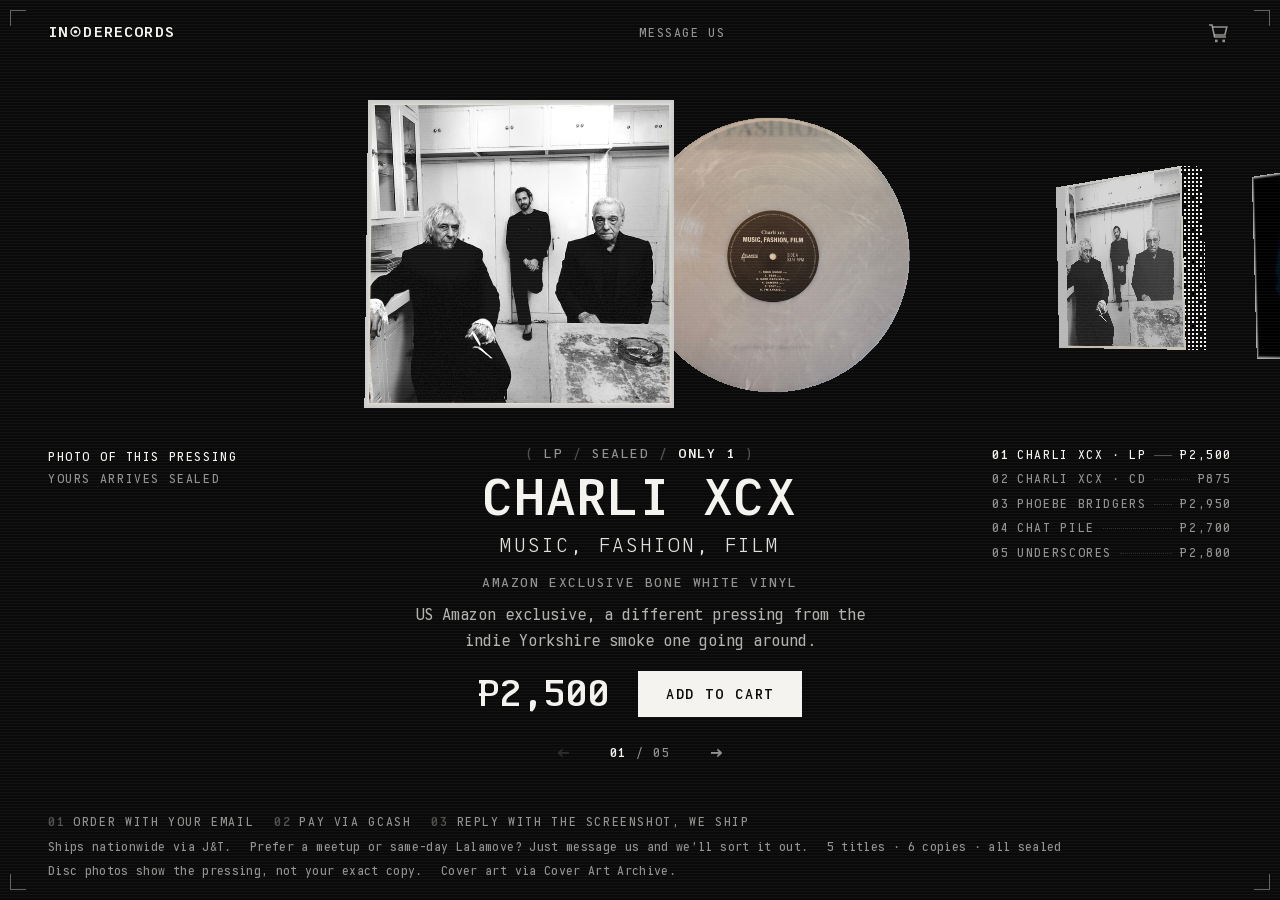
<file: index.html>
<!doctype html>
<html lang="en">
<head>
<meta charset="utf-8">
<meta name="viewport" content="width=device-width, initial-scale=1, viewport-fit=cover">
<meta name="theme-color" content="#0a0a0a">
<title>INODERECORDS · records in stock, Quezon City</title>
<meta name="description" content="6 brand new sealed records, in the Philippines now, shipping from Quezon City. Charli XCX, Phoebe Bridgers, Chat Pile, Underscores.">

<link rel="canonical" href="https://inoderecords.com/">
<meta property="og:type" content="website">
<meta property="og:site_name" content="INODERECORDS">
<meta property="og:url" content="https://inoderecords.com/">
<meta property="og:locale" content="en_PH">
<meta property="og:title" content="INODERECORDS · 6 sealed records in stock">
<meta property="og:description" content="6 brand new sealed records, in the Philippines now, shipping from Quezon City. Charli XCX, Phoebe Bridgers, Chat Pile, Underscores.">
<meta property="og:image" content="https://inoderecords.com/brand/og.png?v=983c6dc2">
<meta property="og:image:secure_url" content="https://inoderecords.com/brand/og.png?v=983c6dc2">
<meta property="og:image:type" content="image/png">
<meta property="og:image:width" content="1200">
<meta property="og:image:height" content="630">
<meta property="og:image:alt" content="The INODERECORDS mark, a dithered record">
<meta name="twitter:card" content="summary_large_image">
<meta name="twitter:title" content="INODERECORDS · 6 sealed records in stock">
<meta name="twitter:description" content="6 brand new sealed records, in the Philippines now, shipping from Quezon City. Charli XCX, Phoebe Bridgers, Chat Pile, Underscores.">
<meta name="twitter:image" content="https://inoderecords.com/brand/og.png?v=983c6dc2">

<link rel="icon" href="brand/favicon.svg" type="image/svg+xml">
<link rel="stylesheet" href="style.css?v=f234f824">
</head>
<body data-claim-url="https://dgfixbtziedvqzucxats.supabase.co" data-claim-key="sb_publishable_8c9aLOABXdfqwjv6c9bLAg_44bw0qZ2">

<div class="scan" aria-hidden="true"></div>
<div class="frame" aria-hidden="true"><i></i><i></i><i></i><i></i></div>

<header class="bar">
  <h1 class="bar__name" aria-label="INODERECORDS"><span aria-hidden="true">IN<svg class="bar__o" viewBox="0 0 10 10"><circle cx="5" cy="5" r="4.1" fill="none" stroke-width="1.2"/><circle class="bar__o-dot" cx="5" cy="5" r="1.6"/></svg>DERECORDS</span></h1>
  <a class="bar__cta" href="https://www.facebook.com/inoderecords">Message us</a>
</header>

<main class="shop">

  
  <section class="crate" data-crate aria-roledescription="record crate">

    <div class="crate__stage">
      <canvas class="crate__canvas" aria-hidden="true"></canvas>
    </div>

    <div class="crate__deck">
      
      <p class="crate__prov" aria-hidden="true"><span data-prov-a></span><span data-prov-b></span></p>

      <ol class="crate__list">
          <li class="rec" id="charli-lp" data-variant="1"
              data-title="Charli XCX · Music, Fashion, Film · Amazon Exclusive Bone White Vinyl · LP" data-price="2500" data-qty="1"
              data-artist="Charli XCX" data-album="Music, Fashion, Film" data-detail="LP · Amazon Exclusive Bone White Vinyl"
              data-prov1="PHOTO OF THIS PRESSING" data-prov2="YOURS ARRIVES SEALED"
              data-discs="art/charli-lp-disc1.png" data-open="-1" data-art="art/charli-xcx-music-fashion-film.jpg">
            <img class="rec__still" src="art/charli-xcx-music-fashion-film.jpg" alt="Charli XCX, Music, Fashion, Film" width="640" height="640" decoding="async">
            <p class="rec__idx" aria-hidden="true">01 / 05</p>
            <p class="rec__tags">
              <span class="tag">LP</span>
              <span class="tag">SEALED</span>
              <span class="tag tag--on">ONLY 1</span>
            </p>
            <h2 class="rec__artist">Charli XCX</h2>
            <p class="rec__album">Music, Fashion, Film</p>
            <p class="rec__variant">Amazon Exclusive Bone White Vinyl</p>
            <p class="rec__hook">US Amazon exclusive, a different pressing from the indie Yorkshire smoke one going around.</p>
            <div class="rec__buy">
              <span class="rec__amt">₱2,500</span>
              <details class="order">
                <summary class="btn btn--buy"
                         aria-label="Buy Charli XCX, Music, Fashion, Film">BUY</summary>
                <form class="order__form" method="POST"
                      action="https://formsubmit.co/8370b688e15b57aa52ccbeb88141ae9f">
                  <input type="hidden" name="_subject" value="Order · Charli XCX · Music, Fashion, Film · Amazon Exclusive Bone White Vinyl · LP · ₱2,500">
                  <input type="hidden" name="_template" value="table">
                  <input type="hidden" name="_next" value="https://inoderecords.com/ordered.html">
                  <input type="hidden" name="_autoresponse" value="We received your order: Charli XCX · Music, Fashion, Film · Amazon Exclusive Bone White Vinyl · LP, ₱2,500. We’ll hold your record for 24 hours while you pay. To pay, open https://inoderecords.com/ordered.html in the browser you ordered from and scan the QR with GCash, Maya or any bank app. Then send your payment screenshot to the shop email shown on that page. Your total is the record plus the delivery fee you chose. We email you the delivery details. INODERECORDS · Quezon City">
                  <input type="text" name="_honey" class="order__hp" tabindex="-1" autocomplete="off">
                  <input type="hidden" name="record" value="Charli XCX · Music, Fashion, Film · Amazon Exclusive Bone White Vinyl · LP">
                  <input type="hidden" name="price" value="₱2,500">
                  <input type="hidden" name="order" value="">
                  <label class="order__label" for="em-charli-lp">Email</label>
                  <input class="order__email" id="em-charli-lp" type="email" name="email"
                         required maxlength="254" autocomplete="email" placeholder="you@gmail.com">
                  <label class="order__label" for="nm-charli-lp">Name</label>
                  <input class="order__email" id="nm-charli-lp" type="text" name="name"
                         required maxlength="120" autocomplete="name" placeholder="Juan Dela Cruz">
                  <label class="order__label" for="ph-charli-lp">Mobile number</label>
                  <input class="order__email" id="ph-charli-lp" type="tel" name="phone"
                         required inputmode="tel" autocomplete="tel" maxlength="20"
                         pattern="(\+?63|0)?[ \-]?9[0-9]{2}[ \-]?[0-9]{3}[ \-]?[0-9]{4}"
                         title="A PH mobile number, like 0917 123 4567" placeholder="0917 123 4567">
                  <label class="order__label" for="dl-charli-lp">Delivery</label>
                  <select class="order__email" id="dl-charli-lp" name="delivery" required><option value="" disabled selected hidden>Choose one</option><option>J&amp;T · Metro Manila · ₱120</option><option>J&amp;T · Rest of Luzon · ₱170</option><option>J&amp;T · Visayas and Mindanao · ₱200</option></select>
                  <p class="order__fine">Prefer a meetup or same-day Lalamove? Just <a href="https://www.facebook.com/inoderecords">message us</a> and we’ll sort it out.</p>
                  <label class="order__label" for="ad-charli-lp">Delivery address</label>
                  <textarea class="order__email order__area" id="ad-charli-lp" name="address"
                            required maxlength="500" autocomplete="street-address" rows="3"
                            placeholder="Street, barangay, city"></textarea>
                  <button class="btn btn--buy order__send" type="submit">Place order</button>
                  <p class="order__fine">We’ll hold your record for 24 hours while you pay.</p>
                </form>
              </details>
            </div>
          </li>
          <li class="rec" id="charli-cd" data-variant="4"
              data-title="Charli XCX · Music, Fashion, Film · CD" data-price="875" data-qty="2"
              data-artist="Charli XCX" data-album="Music, Fashion, Film" data-detail="CD"
              data-prov1="CD · SEALED CASE" data-prov2="DISC NOT PICTURED"
               data-art="art/charli-xcx-music-fashion-film.jpg">
            <img class="rec__still" src="art/charli-xcx-music-fashion-film.jpg" alt="Charli XCX, Music, Fashion, Film" width="640" height="640" decoding="async">
            <p class="rec__idx" aria-hidden="true">02 / 05</p>
            <p class="rec__tags">
              <span class="tag">CD</span>
              <span class="tag">SEALED</span>
              <span class="tag tag--on">2 AVAILABLE</span>
            </p>
            <h2 class="rec__artist">Charli XCX</h2>
            <p class="rec__album">Music, Fashion, Film</p>
            
            
            <div class="rec__buy">
              <span class="rec__amt">₱875</span><span class="rec__each">each</span>
              <details class="order">
                <summary class="btn btn--buy"
                         aria-label="Buy Charli XCX, Music, Fashion, Film">BUY</summary>
                <form class="order__form" method="POST"
                      action="https://formsubmit.co/8370b688e15b57aa52ccbeb88141ae9f">
                  <input type="hidden" name="_subject" value="Order · Charli XCX · Music, Fashion, Film · CD · ₱875">
                  <input type="hidden" name="_template" value="table">
                  <input type="hidden" name="_next" value="https://inoderecords.com/ordered.html">
                  <input type="hidden" name="_autoresponse" value="We received your order: Charli XCX · Music, Fashion, Film · CD, ₱875. We’ll hold your record for 24 hours while you pay. To pay, open https://inoderecords.com/ordered.html in the browser you ordered from and scan the QR with GCash, Maya or any bank app. Then send your payment screenshot to the shop email shown on that page. Your total is the record plus the delivery fee you chose. We email you the delivery details. INODERECORDS · Quezon City">
                  <input type="text" name="_honey" class="order__hp" tabindex="-1" autocomplete="off">
                  <input type="hidden" name="record" value="Charli XCX · Music, Fashion, Film · CD">
                  <input type="hidden" name="price" value="₱875">
                  <input type="hidden" name="order" value="">
                  <label class="order__label" for="em-charli-cd">Email</label>
                  <input class="order__email" id="em-charli-cd" type="email" name="email"
                         required maxlength="254" autocomplete="email" placeholder="you@gmail.com">
                  <label class="order__label" for="nm-charli-cd">Name</label>
                  <input class="order__email" id="nm-charli-cd" type="text" name="name"
                         required maxlength="120" autocomplete="name" placeholder="Juan Dela Cruz">
                  <label class="order__label" for="ph-charli-cd">Mobile number</label>
                  <input class="order__email" id="ph-charli-cd" type="tel" name="phone"
                         required inputmode="tel" autocomplete="tel" maxlength="20"
                         pattern="(\+?63|0)?[ \-]?9[0-9]{2}[ \-]?[0-9]{3}[ \-]?[0-9]{4}"
                         title="A PH mobile number, like 0917 123 4567" placeholder="0917 123 4567">
                  <label class="order__label" for="dl-charli-cd">Delivery</label>
                  <select class="order__email" id="dl-charli-cd" name="delivery" required><option value="" disabled selected hidden>Choose one</option><option>J&amp;T · Metro Manila · ₱120</option><option>J&amp;T · Rest of Luzon · ₱170</option><option>J&amp;T · Visayas and Mindanao · ₱200</option></select>
                  <p class="order__fine">Prefer a meetup or same-day Lalamove? Just <a href="https://www.facebook.com/inoderecords">message us</a> and we’ll sort it out.</p>
                  <label class="order__label" for="ad-charli-cd">Delivery address</label>
                  <textarea class="order__email order__area" id="ad-charli-cd" name="address"
                            required maxlength="500" autocomplete="street-address" rows="3"
                            placeholder="Street, barangay, city"></textarea>
                  <button class="btn btn--buy order__send" type="submit">Place order</button>
                  <p class="order__fine">We’ll hold your record for 24 hours while you pay.</p>
                </form>
              </details>
            </div>
          </li>
          <li class="rec" id="phoebe" data-variant="2"
              data-title="Phoebe Bridgers · Lost Weekend · Rogue Planet Green Glow-in-the-Dark Splatter · 2LP" data-price="2950" data-qty="1"
              data-artist="Phoebe Bridgers" data-album="Lost Weekend" data-detail="2LP · Rogue Planet Green Glow-in-the-Dark Splatter"
              data-prov1="PHOTO OF THIS PRESSING" data-prov2="YOURS ARRIVES SEALED"
              data-discs="art/phoebe-disc1.png" data-open="-1" data-art="art/phoebe-bridgers-lost-weekend.jpg">
            <img class="rec__still" src="art/phoebe-bridgers-lost-weekend.jpg" alt="Phoebe Bridgers, Lost Weekend" width="640" height="640" decoding="async">
            <p class="rec__idx" aria-hidden="true">03 / 05</p>
            <p class="rec__tags">
              <span class="tag">2LP</span>
              <span class="tag">SEALED</span>
              <span class="tag tag--on">ONLY 1</span>
            </p>
            <h2 class="rec__artist">Phoebe Bridgers</h2>
            <p class="rec__album">Lost Weekend</p>
            <p class="rec__variant">Rogue Planet Green Glow-in-the-Dark Splatter</p>
            <p class="rec__hook">The Rogue Planet pressing specifically: green glow-in-the-dark splatter, embossed glow sleeve, gatefold, 20-page lyric booklet. Not the standard black, not the Zodiacal Light.</p>
            <div class="rec__buy">
              <span class="rec__amt">₱2,950</span>
              <details class="order">
                <summary class="btn btn--buy"
                         aria-label="Buy Phoebe Bridgers, Lost Weekend">BUY</summary>
                <form class="order__form" method="POST"
                      action="https://formsubmit.co/8370b688e15b57aa52ccbeb88141ae9f">
                  <input type="hidden" name="_subject" value="Order · Phoebe Bridgers · Lost Weekend · Rogue Planet Green Glow-in-the-Dark Splatter · 2LP · ₱2,950">
                  <input type="hidden" name="_template" value="table">
                  <input type="hidden" name="_next" value="https://inoderecords.com/ordered.html">
                  <input type="hidden" name="_autoresponse" value="We received your order: Phoebe Bridgers · Lost Weekend · Rogue Planet Green Glow-in-the-Dark Splatter · 2LP, ₱2,950. We’ll hold your record for 24 hours while you pay. To pay, open https://inoderecords.com/ordered.html in the browser you ordered from and scan the QR with GCash, Maya or any bank app. Then send your payment screenshot to the shop email shown on that page. Your total is the record plus the delivery fee you chose. We email you the delivery details. INODERECORDS · Quezon City">
                  <input type="text" name="_honey" class="order__hp" tabindex="-1" autocomplete="off">
                  <input type="hidden" name="record" value="Phoebe Bridgers · Lost Weekend · Rogue Planet Green Glow-in-the-Dark Splatter · 2LP">
                  <input type="hidden" name="price" value="₱2,950">
                  <input type="hidden" name="order" value="">
                  <label class="order__label" for="em-phoebe">Email</label>
                  <input class="order__email" id="em-phoebe" type="email" name="email"
                         required maxlength="254" autocomplete="email" placeholder="you@gmail.com">
                  <label class="order__label" for="nm-phoebe">Name</label>
                  <input class="order__email" id="nm-phoebe" type="text" name="name"
                         required maxlength="120" autocomplete="name" placeholder="Juan Dela Cruz">
                  <label class="order__label" for="ph-phoebe">Mobile number</label>
                  <input class="order__email" id="ph-phoebe" type="tel" name="phone"
                         required inputmode="tel" autocomplete="tel" maxlength="20"
                         pattern="(\+?63|0)?[ \-]?9[0-9]{2}[ \-]?[0-9]{3}[ \-]?[0-9]{4}"
                         title="A PH mobile number, like 0917 123 4567" placeholder="0917 123 4567">
                  <label class="order__label" for="dl-phoebe">Delivery</label>
                  <select class="order__email" id="dl-phoebe" name="delivery" required><option value="" disabled selected hidden>Choose one</option><option>J&amp;T · Metro Manila · ₱120</option><option>J&amp;T · Rest of Luzon · ₱170</option><option>J&amp;T · Visayas and Mindanao · ₱200</option></select>
                  <p class="order__fine">Prefer a meetup or same-day Lalamove? Just <a href="https://www.facebook.com/inoderecords">message us</a> and we’ll sort it out.</p>
                  <label class="order__label" for="ad-phoebe">Delivery address</label>
                  <textarea class="order__email order__area" id="ad-phoebe" name="address"
                            required maxlength="500" autocomplete="street-address" rows="3"
                            placeholder="Street, barangay, city"></textarea>
                  <button class="btn btn--buy order__send" type="submit">Place order</button>
                  <p class="order__fine">We’ll hold your record for 24 hours while you pay.</p>
                </form>
              </details>
            </div>
          </li>
          <li class="rec" id="chatpile" data-variant="0"
              data-title="Chat Pile · Who Loves the Sun · Baby Blue Vinyl · LP" data-price="2700" data-qty="1"
              data-artist="Chat Pile" data-album="Who Loves the Sun" data-detail="LP · Baby Blue Vinyl"
              data-prov1="PHOTO OF THIS PRESSING" data-prov2="YOURS ARRIVES SEALED"
              data-discs="art/chatpile-disc1.png" data-open="-1" data-art="art/chat-pile-who-loves-the-sun.jpg">
            <img class="rec__still" src="art/chat-pile-who-loves-the-sun.jpg" alt="Chat Pile, Who Loves the Sun" width="640" height="640" decoding="async">
            <p class="rec__idx" aria-hidden="true">04 / 05</p>
            <p class="rec__tags">
              <span class="tag">LP</span>
              <span class="tag">SEALED</span>
              <span class="tag tag--on">ONLY 1</span>
            </p>
            <h2 class="rec__artist">Chat Pile</h2>
            <p class="rec__album">Who Loves the Sun</p>
            <p class="rec__variant">Baby Blue Vinyl</p>
            <p class="rec__hook">New one on The Flenser, on baby blue vinyl with a fold-out poster and a double-sided insert. Not stocked locally as far as we can see.</p>
            <div class="rec__buy">
              <span class="rec__amt">₱2,700</span>
              <details class="order">
                <summary class="btn btn--buy"
                         aria-label="Buy Chat Pile, Who Loves the Sun">BUY</summary>
                <form class="order__form" method="POST"
                      action="https://formsubmit.co/8370b688e15b57aa52ccbeb88141ae9f">
                  <input type="hidden" name="_subject" value="Order · Chat Pile · Who Loves the Sun · Baby Blue Vinyl · LP · ₱2,700">
                  <input type="hidden" name="_template" value="table">
                  <input type="hidden" name="_next" value="https://inoderecords.com/ordered.html">
                  <input type="hidden" name="_autoresponse" value="We received your order: Chat Pile · Who Loves the Sun · Baby Blue Vinyl · LP, ₱2,700. We’ll hold your record for 24 hours while you pay. To pay, open https://inoderecords.com/ordered.html in the browser you ordered from and scan the QR with GCash, Maya or any bank app. Then send your payment screenshot to the shop email shown on that page. Your total is the record plus the delivery fee you chose. We email you the delivery details. INODERECORDS · Quezon City">
                  <input type="text" name="_honey" class="order__hp" tabindex="-1" autocomplete="off">
                  <input type="hidden" name="record" value="Chat Pile · Who Loves the Sun · Baby Blue Vinyl · LP">
                  <input type="hidden" name="price" value="₱2,700">
                  <input type="hidden" name="order" value="">
                  <label class="order__label" for="em-chatpile">Email</label>
                  <input class="order__email" id="em-chatpile" type="email" name="email"
                         required maxlength="254" autocomplete="email" placeholder="you@gmail.com">
                  <label class="order__label" for="nm-chatpile">Name</label>
                  <input class="order__email" id="nm-chatpile" type="text" name="name"
                         required maxlength="120" autocomplete="name" placeholder="Juan Dela Cruz">
                  <label class="order__label" for="ph-chatpile">Mobile number</label>
                  <input class="order__email" id="ph-chatpile" type="tel" name="phone"
                         required inputmode="tel" autocomplete="tel" maxlength="20"
                         pattern="(\+?63|0)?[ \-]?9[0-9]{2}[ \-]?[0-9]{3}[ \-]?[0-9]{4}"
                         title="A PH mobile number, like 0917 123 4567" placeholder="0917 123 4567">
                  <label class="order__label" for="dl-chatpile">Delivery</label>
                  <select class="order__email" id="dl-chatpile" name="delivery" required><option value="" disabled selected hidden>Choose one</option><option>J&amp;T · Metro Manila · ₱120</option><option>J&amp;T · Rest of Luzon · ₱170</option><option>J&amp;T · Visayas and Mindanao · ₱200</option></select>
                  <p class="order__fine">Prefer a meetup or same-day Lalamove? Just <a href="https://www.facebook.com/inoderecords">message us</a> and we’ll sort it out.</p>
                  <label class="order__label" for="ad-chatpile">Delivery address</label>
                  <textarea class="order__email order__area" id="ad-chatpile" name="address"
                            required maxlength="500" autocomplete="street-address" rows="3"
                            placeholder="Street, barangay, city"></textarea>
                  <button class="btn btn--buy order__send" type="submit">Place order</button>
                  <p class="order__fine">We’ll hold your record for 24 hours while you pay.</p>
                </form>
              </details>
            </div>
          </li>
          <li class="rec" id="underscores" data-variant="3"
              data-title="Underscores · U · Clear Vinyl · LP" data-price="2800" data-qty="1"
              data-artist="Underscores" data-album="U" data-detail="LP · Clear Vinyl"
              data-prov1="PHOTO OF THIS PRESSING" data-prov2="YOURS ARRIVES SEALED"
              data-discs="art/underscores-disc1.png" data-open="-1" data-art="art/underscores-u.jpg">
            <img class="rec__still" src="art/underscores-u.jpg" alt="Underscores, U" width="640" height="640" decoding="async">
            <p class="rec__idx" aria-hidden="true">05 / 05</p>
            <p class="rec__tags">
              <span class="tag">LP</span>
              <span class="tag">SEALED</span>
              <span class="tag tag--on">ONLY 1</span>
            </p>
            <h2 class="rec__artist">Underscores</h2>
            <p class="rec__album">U</p>
            <p class="rec__variant">Clear Vinyl</p>
            <p class="rec__hook">Clear vinyl pressing on Mom+Pop. Out of stock at the usual shops right now.</p>
            <div class="rec__buy">
              <span class="rec__amt">₱2,800</span>
              <details class="order">
                <summary class="btn btn--buy"
                         aria-label="Buy Underscores, U">BUY</summary>
                <form class="order__form" method="POST"
                      action="https://formsubmit.co/8370b688e15b57aa52ccbeb88141ae9f">
                  <input type="hidden" name="_subject" value="Order · Underscores · U · Clear Vinyl · LP · ₱2,800">
                  <input type="hidden" name="_template" value="table">
                  <input type="hidden" name="_next" value="https://inoderecords.com/ordered.html">
                  <input type="hidden" name="_autoresponse" value="We received your order: Underscores · U · Clear Vinyl · LP, ₱2,800. We’ll hold your record for 24 hours while you pay. To pay, open https://inoderecords.com/ordered.html in the browser you ordered from and scan the QR with GCash, Maya or any bank app. Then send your payment screenshot to the shop email shown on that page. Your total is the record plus the delivery fee you chose. We email you the delivery details. INODERECORDS · Quezon City">
                  <input type="text" name="_honey" class="order__hp" tabindex="-1" autocomplete="off">
                  <input type="hidden" name="record" value="Underscores · U · Clear Vinyl · LP">
                  <input type="hidden" name="price" value="₱2,800">
                  <input type="hidden" name="order" value="">
                  <label class="order__label" for="em-underscores">Email</label>
                  <input class="order__email" id="em-underscores" type="email" name="email"
                         required maxlength="254" autocomplete="email" placeholder="you@gmail.com">
                  <label class="order__label" for="nm-underscores">Name</label>
                  <input class="order__email" id="nm-underscores" type="text" name="name"
                         required maxlength="120" autocomplete="name" placeholder="Juan Dela Cruz">
                  <label class="order__label" for="ph-underscores">Mobile number</label>
                  <input class="order__email" id="ph-underscores" type="tel" name="phone"
                         required inputmode="tel" autocomplete="tel" maxlength="20"
                         pattern="(\+?63|0)?[ \-]?9[0-9]{2}[ \-]?[0-9]{3}[ \-]?[0-9]{4}"
                         title="A PH mobile number, like 0917 123 4567" placeholder="0917 123 4567">
                  <label class="order__label" for="dl-underscores">Delivery</label>
                  <select class="order__email" id="dl-underscores" name="delivery" required><option value="" disabled selected hidden>Choose one</option><option>J&amp;T · Metro Manila · ₱120</option><option>J&amp;T · Rest of Luzon · ₱170</option><option>J&amp;T · Visayas and Mindanao · ₱200</option></select>
                  <p class="order__fine">Prefer a meetup or same-day Lalamove? Just <a href="https://www.facebook.com/inoderecords">message us</a> and we’ll sort it out.</p>
                  <label class="order__label" for="ad-underscores">Delivery address</label>
                  <textarea class="order__email order__area" id="ad-underscores" name="address"
                            required maxlength="500" autocomplete="street-address" rows="3"
                            placeholder="Street, barangay, city"></textarea>
                  <button class="btn btn--buy order__send" type="submit">Place order</button>
                  <p class="order__fine">We’ll hold your record for 24 hours while you pay.</p>
                </form>
              </details>
            </div>
          </li>
      </ol>

      
      <nav class="crate__nav" aria-label="Records">
        <button class="crate__arrow" type="button" data-step="-1">
          <span aria-hidden="true">&#8592;</span><span class="sr">Previous record</span>
        </button>
        <ol class="crate__dots">
          <li><button type="button" data-go="0" aria-label="Charli XCX, Music, Fashion, Film, LP, ₱2,500"><i aria-hidden="true"></i><span class="crate__ix">01</span><span class="crate__who">Charli XCX · LP</span><span class="crate__lead"></span><span class="crate__px">₱2,500</span></button></li>
          <li><button type="button" data-go="1" aria-label="Charli XCX, Music, Fashion, Film, CD, ₱875"><i aria-hidden="true"></i><span class="crate__ix">02</span><span class="crate__who">Charli XCX · CD</span><span class="crate__lead"></span><span class="crate__px">₱875</span></button></li>
          <li><button type="button" data-go="2" aria-label="Phoebe Bridgers, Lost Weekend, 2LP, ₱2,950"><i aria-hidden="true"></i><span class="crate__ix">03</span><span class="crate__who">Phoebe Bridgers</span><span class="crate__lead"></span><span class="crate__px">₱2,950</span></button></li>
          <li><button type="button" data-go="3" aria-label="Chat Pile, Who Loves the Sun, LP, ₱2,700"><i aria-hidden="true"></i><span class="crate__ix">04</span><span class="crate__who">Chat Pile</span><span class="crate__lead"></span><span class="crate__px">₱2,700</span></button></li>
          <li><button type="button" data-go="4" aria-label="Underscores, U, LP, ₱2,800"><i aria-hidden="true"></i><span class="crate__ix">05</span><span class="crate__who">Underscores</span><span class="crate__lead"></span><span class="crate__px">₱2,800</span></button></li>
        </ol>
        <p class="crate__pos" aria-hidden="true"><span data-pos>01</span> / 05</p>
        <button class="crate__arrow" type="button" data-step="1">
          <span aria-hidden="true">&#8594;</span><span class="sr">Next record</span>
        </button>
      </nav>
    </div>

  </section>

</main>


<footer class="foot">
  <p class="foot__how">
    <span>Order with your email</span>
    <span>Pay via GCash</span>
    <span>Reply with the screenshot, we ship</span>
  </p>
  <p class="foot__line">
    <span>Ships nationwide via J&amp;T.</span>
    <span>Prefer a meetup or same-day Lalamove? Just message us and we’ll sort it out.</span>
    <span data-facts>5 titles · 6 copies · all sealed</span>
    <span>Disc photos show the pressing, not your exact copy.</span>
    <span>Cover art via Cover Art Archive.</span>
  </p>
</footer>

<script src="boot.js?v=8c5e18e6" defer></script>
<script src="crate.js?v=282f3827" defer></script>
<script type="application/json" id="delivery">[{"id":"jt-mm","label":"J&T · Metro Manila","dm":false,"fee":120,"note":"","next":"We’ll ship it via J&T and email you the tracking number once it’s on its way."},{"id":"jt-luzon","label":"J&T · Rest of Luzon","dm":false,"fee":170,"note":"","next":"We’ll ship it via J&T and email you the tracking number once it’s on its way."},{"id":"jt-vismin","label":"J&T · Visayas and Mindanao","dm":false,"fee":200,"note":"","next":"We’ll ship it via J&T and email you the tracking number once it’s on its way."},{"id":"meetup","label":"Meetup","dm":true,"fee":null,"note":"We can meet you at SM Megamall, SM City Grand Central or SM North EDSA. Just message us the records you’d like, and we’ll find a day and time that works for you.","next":""},{"id":"lalamove","label":"Same-day Lalamove","dm":true,"fee":null,"note":"Need it today? We can send it by Lalamove anywhere in Metro Manila. Just message us the records you’d like and your location, and we’ll take care of the booking. The Lalamove fee is shouldered by the buyer.","next":""}]</script>
<script src="fx.js?v=a2b8d761" defer></script>
<script src="order.js?v=1c58bb42" defer></script>
<script src="cart.js?v=7c601cfd" defer></script>
</body>
</html>
</file>
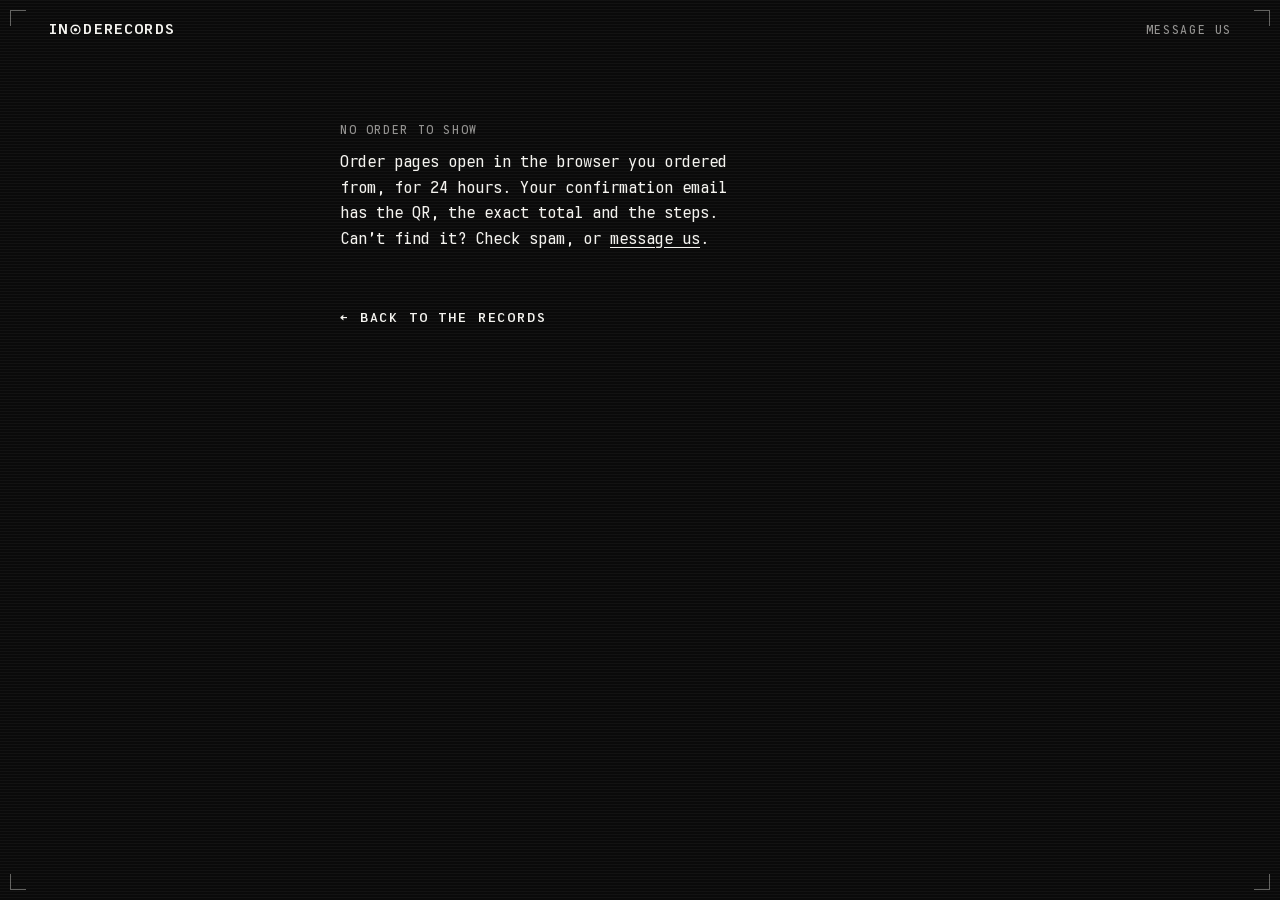
<file: ordered.html>
<!doctype html>
<html lang="en">
<head>
<meta charset="utf-8">
<meta name="viewport" content="width=device-width, initial-scale=1, viewport-fit=cover">
<meta name="theme-color" content="#0a0a0a">
<meta name="robots" content="noindex">
<title>INODERECORDS · order placed</title>
<link rel="icon" href="brand/favicon.svg" type="image/svg+xml">
<link rel="stylesheet" href="style.css?v=f234f824">
<script>try{var o=JSON.parse(localStorage.getItem('inode.order')||'null');if(o&&o.ino&&!o.seen&&Date.now()-(+o.at||0)<6e5&&!(window.matchMedia&&matchMedia('(prefers-reduced-motion: reduce)').matches))document.documentElement.classList.add('tx');}catch(e){}</script>
</head>
<body>

<div class="scan" aria-hidden="true"></div>
<div class="frame" aria-hidden="true"><i></i><i></i><i></i><i></i></div>

<header class="bar">
  <h1 class="bar__name" aria-label="INODERECORDS"><span aria-hidden="true">IN<svg class="bar__o" viewBox="0 0 10 10"><circle cx="5" cy="5" r="4.1" fill="none" stroke-width="1.2"/><circle class="bar__o-dot" cx="5" cy="5" r="1.6"/></svg>DERECORDS</span></h1>
  <a class="bar__cta" href="https://www.facebook.com/inoderecords">Message us</a>
</header>

<main class="done">

  <section data-order hidden>
    <p class="done__hud">Thank you · order placed</p>
    <p class="done__ref">Order number <span data-ino></span></p>
    <ul class="done__items" data-items></ul>
    <p class="done__payhud">Pay exactly</p>
    <p class="done__total" data-total></p>
    <p class="done__until">We’re holding your records until <span data-until></span>, Philippine time. After that, unpaid records go back on the shelf.</p>
    <div class="done__scan"><img class="done__qr" src="pay/gcash.png?v=fe02b906" alt="InstaPay QR code for INODERECORDS" width="240" height="240"></div>
    <p class="done__paynote">InstaPay QR · works with GCash, Maya and bank apps<span data-pay></span></p>
    <p class="done__phone">On your phone? Screenshot this QR, then upload it from your app’s QR scanner.</p>
    <ol class="done__steps">
      <li>Pay exactly <span data-total></span> with the QR.</li>
      <li>Screenshot the receipt.</li>
      <li>Reply to your confirmation email with the screenshot, and we’ll confirm by email. Can’t find the email? Check spam, or send it to <a class="done__mail" data-mail href="./">the shop address</a>.</li>
    </ol>
    <p class="done__ship" data-next>We’ll email you the delivery details.</p>
  </section>

  <section data-noorder hidden>
    <p class="done__hud">No order to show</p>
    <p class="done__nonetext">Order pages open in the browser you ordered from, for 24 hours. Your confirmation email has the QR, the exact total and the steps. Can’t find it? Check spam, or <a class="done__mail" href="https://www.facebook.com/inoderecords">message us</a>.</p>
  </section>

  <noscript>
    <p class="done__hud">Order placed</p>
    <p class="done__nonetext">Your confirmation email has the QR, the exact total and the steps. Reply to it with your payment screenshot&nbsp;· &#111;&#114;&#100;&#101;&#114;&#115;&#64;&#105;&#110;&#111;&#100;&#101;&#114;&#101;&#99;&#111;&#114;&#100;&#115;&#46;&#99;&#111;&#109;</p>
  </noscript>

  <a class="done__back" href="./">&#8592; Back to the records</a>
</main>

<script>
(function () {
  'use strict';
  var HOLD = 24 * 3600 * 1000;
  var o = null;
  try { o = JSON.parse(localStorage.getItem('inode.order') || 'null'); } catch (e) {}
  var until = o ? (Number(o.until) || (Number(o.at) || 0) + HOLD) : 0;
  var live = !!(o && o.ino && until > Date.now());
  if (o && !live) { try { localStorage.removeItem('inode.order'); } catch (e) {} }
  if (!live) { document.querySelector('[data-noorder]').hidden = false; return; }
  document.querySelector('[data-order]').hidden = false;
  document.querySelector('[data-ino]').textContent = o.ino;
  var span = function (cls, text) {
    var s = document.createElement('span');
    s.className = cls;
    s.textContent = text;
    return s;
  };
  var art = function (src) {
    if (src && src.indexOf('art/') === 0 && /^[A-Za-z0-9._-]+$/.test(src.slice(4))) {
      var im = document.createElement('img');
      im.className = 'done__cover';
      im.src = src;
      im.alt = '';
      im.width = 52;
      im.height = 52;
      return im;
    }
    var b = span('done__cover done__cover--blank', '');
    b.setAttribute('aria-hidden', 'true');
    return b;
  };
  var items = o.items && o.items.length ? o.items : [];
  var ul = document.querySelector('[data-items]');
  for (var i = 0; i < items.length; i++) {
    var it = items[i];
    var li = document.createElement('li');
    li.appendChild(art(it.art));
    var what = document.createElement('div');
    what.className = 'done__item-what';
    what.appendChild(span('done__item-artist', it.artist || ''));
    if (it.album) what.appendChild(span('done__item-album', it.album));
    if (it.detail) what.appendChild(span('done__item-detail', it.detail));
    li.appendChild(what);
    li.appendChild(span('done__item-px', it.price || ''));
    ul.appendChild(li);
  }
  var dv = o.delivery;
  if (dv && dv.label) {
    var dl = document.createElement('li');
    dl.className = 'done__item--ship';
    dl.appendChild(art(''));
    var dw = document.createElement('div');
    dw.className = 'done__item-what';
    dw.appendChild(span('done__item-detail', 'Delivery'));
    dw.appendChild(span('done__item-album', dv.label));
    dl.appendChild(dw);
    dl.appendChild(span('done__item-px', dv.fee || ''));
    ul.appendChild(dl);
    if (dv.next) document.querySelector('[data-next]').textContent = dv.next;
  }
  var ts = document.querySelectorAll('[data-total]');
  for (var j = 0; j < ts.length; j++) ts[j].textContent = o.total || '';
  var when;
  try {
    when = new Date(until).toLocaleString('en-US', { timeZone: 'Asia/Manila', weekday: 'short', month: 'short', day: 'numeric', hour: 'numeric', minute: '2-digit' });
  } catch (e) { when = new Date(until).toLocaleString(); }
  document.querySelector('[data-until]').textContent = when;
})();
(function () {
  'use strict';
  var P = ["orders","inoderecords.com"];
  var addr = P[0] + '\u0040' + P[1];
  var m = document.querySelector('[data-mail]');
  if (m) { m.textContent = addr; m.setAttribute('href', 'mailto:' + addr); }
  var G = {"number":"","name":""};
  var p = document.querySelector('[data-pay]');
  if (p && G.number) {
    p.textContent = ' · or send to ' + G.number + (G.name ? ' (' + G.name + ')' : '');
  }
})();
</script>
<script src="fx.js?v=a2b8d761" defer></script>
<script src="tx.js?v=84090619" defer></script>
</body>
</html>
</file>
<file: style.css>
@font-face {
  font-family: 'Obel Mono'; font-style: normal; font-weight: 100 900; font-display: swap;
  src: url('fonts/obel-mono-latin-vf.woff2') format('woff2');
}

:root {
  --ink: #0a0a0a;
  --paper: #f4f3ef;
  --blue: #2400ff;

  --fg: var(--paper);
  --bg: var(--ink);
  --dim: rgba(244, 243, 239, .58);
  --faint: rgba(244, 243, 239, .30);
  --ghost: rgba(244, 243, 239, .14);

  --mono: 'Obel Mono', ui-monospace, 'Cascadia Mono', Menlo, monospace;

  
  --t-hud: .72rem;
  --t-note: .82rem;
  --t-body: .97rem;
  --t-album: clamp(1rem, .9rem + .5vw, 1.22rem);
  --t-artist: clamp(1.8rem, 1.2rem + 2.8vw, 3.1rem);
  --t-price: clamp(1.7rem, 1.4rem + 1.2vw, 2.25rem);

  --ls-hud: .14em;
  --ls-note: .12em;
  --ls-album: .10em;
  --ls-artist: .03em;

  --pad: clamp(16px, 4vw, 48px);
  --d: 140ms;

  --dither-25: url("data:image/svg+xml,%3Csvg xmlns='http://www.w3.org/2000/svg' width='4' height='4' shape-rendering='crispEdges'%3E%3Cpath fill='white' d='M0 0h1v1H0zM2 0h1v1H2zM0 2h1v1H0zM2 2h1v1H2z'/%3E%3C/svg%3E");
  --dither-50: url("data:image/svg+xml,%3Csvg xmlns='http://www.w3.org/2000/svg' width='2' height='2' shape-rendering='crispEdges'%3E%3Cpath fill='white' d='M0 0h1v1H0zM1 1h1v1H1z'/%3E%3C/svg%3E");
}

*, *::before, *::after { box-sizing: border-box; border-radius: 0; }

html { -webkit-text-size-adjust: 100%; }


body {
  margin: 0;
  background: var(--bg);
  color: var(--fg);
  font-family: var(--mono);
  font-size: clamp(1rem, .94rem + .25vw, 1.12rem);
  line-height: 1.6;
  -webkit-font-smoothing: antialiased;
}

::selection { background: var(--blue); color: var(--paper); }
a { color: inherit; }

:focus-visible { outline: 2px solid var(--paper); outline-offset: 3px; }

.sr {
  position: absolute;
  width: 1px; height: 1px;
  margin: -1px; padding: 0;
  overflow: hidden;
  clip-path: inset(50%);
  white-space: nowrap;
}

.scan {
  position: fixed;
  inset: 0;
  z-index: 60;
  pointer-events: none;
  background-image: repeating-linear-gradient(
    to bottom, rgba(244, 243, 239, .04) 0 1px, transparent 1px 3px);
}


.frame { position: fixed; inset: 0; z-index: 45; pointer-events: none; }
.frame i { position: absolute; width: 16px; height: 16px; opacity: .38; }
.frame i:nth-child(1) { top: 10px; left: 10px; border-top: 1px solid var(--paper); border-left: 1px solid var(--paper); }
.frame i:nth-child(2) { top: 10px; right: 10px; border-top: 1px solid var(--paper); border-right: 1px solid var(--paper); }
.frame i:nth-child(3) { bottom: 10px; left: 10px; border-bottom: 1px solid var(--paper); border-left: 1px solid var(--paper); }
.frame i:nth-child(4) { bottom: 10px; right: 10px; border-bottom: 1px solid var(--paper); border-right: 1px solid var(--paper); }
@media (max-width: 680px) { .frame { display: none; } }



.bar {
  display: flex;
  align-items: center;
  justify-content: space-between;
  gap: clamp(12px, 3vw, 28px);
  padding: 15px var(--pad) 13px;
}

.bar__name {
  margin: 0;
  display: flex;
  align-items: baseline;
  font-size: .92rem;
  font-weight: 800;
  letter-spacing: .08em;
}


.bar__o {
  width: .74em;
  height: .74em;
  margin: 0 .14em;
  align-self: center;
  transform: translateY(.02em);
}
.bar__o circle { stroke: currentColor; }
.bar__o .bar__o-dot { fill: currentColor; stroke: none; }

.bar__cta {
  font-size: var(--t-hud);
  font-weight: 500;
  letter-spacing: var(--ls-hud);
  text-transform: uppercase;
  text-decoration: none;
  color: var(--dim);
  padding: 6px 0;
  white-space: nowrap;
  transition: color var(--d) steps(2);
}
.bar__cta:hover, .bar__cta:focus-visible { color: var(--paper); }



.shop { padding: 0 var(--pad); }

.crate__stage { display: none; }
.crate__nav { display: none; }

.crate__list {
  list-style: none;
  margin: 0 auto;
  padding: 0;
  max-width: 820px;
}


.rec { padding: clamp(30px, 6vw, 56px) 0; }

.rec__still {
  display: block;
  width: 100%;
  max-width: 340px;
  height: auto;
  margin-bottom: 22px;
}

.rec__idx {
  margin: 0 0 12px;
  font-size: var(--t-hud);
  font-weight: 500;
  letter-spacing: var(--ls-hud);
  color: var(--dim);
}


.rec__tags {
  display: flex;
  flex-wrap: wrap;
  margin: 0 0 1em;
  font-size: var(--t-note);
  font-weight: 500;
  letter-spacing: var(--ls-note);
  text-transform: uppercase;
  color: var(--dim);
}
.rec__tags::before { content: '( '; white-space: pre; color: var(--faint); }
.rec__tags::after { content: ' )'; white-space: pre; color: var(--faint); }
.tag { white-space: nowrap; }
.tag + .tag::before { content: ' / '; white-space: pre; color: var(--faint); }
.tag--on { color: var(--paper); font-weight: 700; }

.rec__artist {
  margin: 0;
  font-size: var(--t-artist);
  font-weight: 800;
  letter-spacing: var(--ls-artist);
  text-transform: uppercase;
  line-height: 1.06;
}

.rec__album {
  margin: .3em 0 0;
  font-size: var(--t-album);
  font-weight: 300;
  letter-spacing: var(--ls-album);
  text-transform: uppercase;
  color: rgba(244, 243, 239, .92);
}

.rec__variant {
  margin: .75em 0 0;
  font-size: var(--t-note);
  font-weight: 500;
  letter-spacing: var(--ls-note);
  text-transform: uppercase;
  line-height: 1.7;
  color: var(--dim);
}


.rec__hook {
  margin: .8em 0 0;
  font-size: var(--t-body);
  line-height: 1.65;
  color: rgba(244, 243, 239, .72);
  max-width: 52ch;
}

.rec__buy {
  margin: 1.5em 0 0;
  display: flex;
  align-items: center;
  gap: clamp(16px, 3vw, 28px);
  flex-wrap: wrap;
}

.rec__amt {
  font-size: var(--t-price);
  font-weight: 700;
  line-height: 1;
  font-variant-numeric: tabular-nums;
}

.rec__each {
  font-size: var(--t-hud);
  font-weight: 500;
  letter-spacing: var(--ls-hud);
  text-transform: uppercase;
  color: var(--dim);
  margin-left: clamp(-14px, -1.2vw, -6px);
}



.btn {
  display: inline-block;
  padding: .9em 1.7em;
  border: 1px solid var(--paper);
  font-family: var(--mono);
  font-size: .84rem;
  font-weight: 700;
  letter-spacing: var(--ls-hud);
  text-transform: uppercase;
  text-decoration: none;
  white-space: nowrap;
  color: var(--fg);
  background: none;
  transition: background var(--d) steps(1, start), color var(--d) steps(1, start);
}
.btn:hover, .btn:focus-visible { background: var(--paper); color: var(--ink); }


.btn--buy { background: var(--paper); color: var(--ink); padding: 1em 2em; }
.btn--buy:hover, .btn--buy:focus-visible { background: var(--ink); color: var(--paper); }




.has-crate, .has-crate body { height: 100vh; height: 100dvh; overflow: hidden; }

.has-crate body {
  display: grid;
  grid-template-rows: auto minmax(0, 1fr) auto;
  
  grid-template-columns: minmax(0, 1fr);
}

.has-crate .shop { min-height: 0; display: grid; padding: 0; }

.has-crate .crate {
  min-height: 0;
  display: grid;
  grid-template-rows: minmax(0, 1fr) auto;
}


.has-crate .crate__stage {
  display: block;
  position: relative;
  min-height: 0;
  touch-action: pan-y;
  cursor: grab;
  
  user-select: none;
  -webkit-user-select: none;
}
.has-crate .crate__stage.is-dragging { cursor: grabbing; }

.crate__canvas {
  position: absolute;
  inset: 0;
  width: 100%;
  height: 100%;
  display: block;
  
  opacity: 0;
  transition: opacity 240ms steps(4);
}
.crate[data-live="yes"] .crate__canvas { opacity: 1; }


.crate__still {
  position: absolute;
  top: 50%; left: 50%;
  transform: translate(-50%, -50%);
  max-width: min(62%, 60vh);
  max-height: 76%;
  width: auto; height: auto;
}


.has-crate .crate__deck {
  position: relative;
  padding: 0 var(--pad) clamp(10px, 2vh, 20px);
  display: grid;
  gap: clamp(8px, 1.6vh, 14px);
  justify-items: center;
}

.has-crate .crate__list {
  display: grid;
  max-width: 760px;
  width: 100%;
}


.has-crate .rec {
  grid-area: 1 / 1;
  padding: 0;
  text-align: center;
  display: flex;
  flex-direction: column;
  align-items: center;
  opacity: 0;
  visibility: hidden;
  transition: opacity 130ms steps(3), visibility 0s linear 130ms;
}
.has-crate .rec.is-on {
  opacity: 1;
  visibility: visible;
  transition: opacity 130ms steps(3);
}

.has-crate .rec__still { display: none; }
.has-crate .rec__idx { display: none; }
.has-crate .rec__tags { justify-content: center; margin-bottom: .55em; }
.has-crate .rec__hook { margin-left: auto; margin-right: auto; }

.has-crate .rec__buy { justify-content: center; margin-top: auto; padding-top: 1em; }


.has-crate .rec__hook {
  margin-top: .6em;
  display: -webkit-box;
  -webkit-box-orient: vertical;
  -webkit-line-clamp: 2;
  line-clamp: 2;
  overflow: hidden;
  min-height: 2.8em;
}


@media (max-height: 800px), (max-width: 760px) {
  .has-crate .rec__hook { display: none; }
}
@media (max-height: 680px) {
  .has-crate .rec__variant { display: none; }
}
@media (max-height: 520px) {
  .has-crate .rec__tags { display: none; }
}



.crate__prov {
  position: absolute;
  left: var(--pad);
  top: 4px;
  margin: 0;
  display: none;
  text-align: left;
  font-size: var(--t-hud);
  font-weight: 500;
  letter-spacing: var(--ls-hud);
  text-transform: uppercase;
  line-height: 1.9;
}
.crate__prov span { display: block; color: var(--paper); }
.crate__prov span + span { color: var(--dim); }

.crate__dots {
  list-style: none;
  margin: 0;
  padding: 0 0 7px;
  display: flex;
  align-items: flex-end;
  gap: 7px;
  position: relative;
}


.crate__dots::after {
  content: '';
  position: absolute;
  left: -8px; right: -8px; bottom: 0;
  height: 1px;
  background: var(--ghost);
}

.crate__dots button {
  display: block;
  padding: 10px 2px 4px;      
  background: none;
  border: 0;
  cursor: pointer;
  font: inherit;
  color: inherit;
}
.crate__dots button i {
  display: block;
  width: 3px;
  height: 13px;
  background: var(--dim);
  transition: height var(--d) steps(3), background var(--d) steps(2);
}
.crate__dots button:hover i { background: var(--paper); height: 19px; }
.crate__dots .is-on button i { height: 26px; background: var(--paper); }


.crate__dots .crate__ix,
.crate__dots .crate__who,
.crate__dots .crate__lead,
.crate__dots .crate__px { display: none; }

@media (min-width: 1240px) {
  .crate__prov { display: block; }

  .crate__dots {
    position: absolute;
    right: var(--pad);
    top: 0;
    display: block;
    width: 240px;
    padding: 0;
  }
  .crate__dots::after { display: none; }
  .crate__dots button i { display: none; }

  .crate__dots button {
    display: flex;
    align-items: baseline;
    gap: 8px;
    width: 100%;
    padding: 3px 0;
    font-size: var(--t-hud);
    font-weight: 500;
    letter-spacing: var(--ls-hud);
    text-transform: uppercase;
    color: var(--dim);
    text-align: left;
    transition: color var(--d) steps(2);
  }
  .crate__dots button:hover { color: var(--paper); }
  .crate__dots .is-on button { color: var(--paper); }
  .crate__dots .is-on button .crate__ix { font-weight: 700; }

  .crate__dots .crate__ix { display: inline; }
  .crate__dots .crate__who {
    display: inline-block;
    overflow: hidden;
    text-overflow: ellipsis;
    white-space: nowrap;
    flex: 0 1 auto;
    min-width: 0;
  }
  .crate__dots .crate__lead {
    display: block;
    flex: 1;
    border-bottom: 1px dotted var(--ghost);
    transform: translateY(-3px);
    min-width: 12px;
  }
  .crate__dots .is-on button .crate__lead { border-bottom-style: solid; border-color: var(--faint); }
  .crate__dots .crate__px { display: inline; font-variant-numeric: tabular-nums; }
}



.has-crate .crate__nav {
  display: flex;
  align-items: center;
  justify-content: center;
  gap: clamp(10px, 2.4vw, 22px);
}


.crate__arrow {
  width: 48px;
  height: 44px;
  display: grid;
  place-items: center;
  background: none;
  border: 0;
  padding: 0;
  color: var(--dim);
  font-family: var(--mono);
  font-size: 1.35rem;
  line-height: 1;
  cursor: pointer;
  transition: color var(--d) steps(2);
}
.crate__arrow:hover, .crate__arrow:focus-visible { color: var(--paper); }
.crate__arrow[disabled] { color: var(--ghost); cursor: default; }


@media (hover: none), (pointer: coarse), (max-width: 760px) {
  .crate__arrow { width: 54px; height: 48px; font-size: 1.4rem; color: var(--paper); }
}

.crate__pos {
  display: none;
  margin: 0;
  font-size: var(--t-hud);
  font-weight: 500;
  letter-spacing: var(--ls-hud);
  color: var(--dim);
  font-variant-numeric: tabular-nums;
  white-space: nowrap;
}
.crate__pos [data-pos] { color: var(--paper); font-weight: 700; }


@media (min-width: 1240px) {
  .crate__pos { display: block; }
}



.foot {
  padding: clamp(12px, 2.2vh, 20px) var(--pad);
  display: grid;
  gap: 7px;
}

.foot__how,
.foot__line {
  margin: 0;
  display: flex;
  flex-wrap: wrap;
  gap: 5px 20px;
  font-size: var(--t-hud);
  font-weight: 500;
  letter-spacing: var(--ls-hud);
  text-transform: uppercase;
  color: var(--dim);
}

.foot__how { counter-reset: step; }
.foot__how span { display: flex; align-items: baseline; gap: 8px; counter-increment: step; }
.foot__how span::before { content: '0' counter(step); color: var(--faint); font-weight: 700; }

.foot__line {
  text-transform: none;
  letter-spacing: .03em;
  gap: 5px 1.6em;
}


@media (max-height: 740px), (max-width: 560px) {
  .has-crate .foot__how { display: none; }
}


@media (max-width: 1240px) {
  .has-crate .foot__line span:nth-child(n+6) { display: none; }
}
@media (max-height: 640px), (max-width: 760px) {
  .has-crate .foot__line span:nth-child(n+4) { display: none; }
}



.is-booting { overflow: hidden; }

.boot {
  position: fixed;
  inset: 0;
  z-index: 100;
  background: var(--bg);
  color: var(--fg);
  display: grid;
  align-content: center;
  justify-items: start;
  gap: 2px;
  padding: var(--pad);
  font-size: clamp(.8rem, 1.4vw, 1.05rem);
  font-weight: 500;
  letter-spacing: var(--ls-hud);
  text-transform: uppercase;
  line-height: 2.1;
}

.boot__line { margin: 0; }

.boot__line--on { margin-top: .3em; padding: 0 .55em; background: var(--paper); color: var(--ink); font-weight: 700; }

.boot__rule { width: min(42vw, 320px); height: 1px; background: var(--ghost); margin-top: 14px; }

.boot--out { animation: bootout 400ms steps(5) forwards; }
@keyframes bootout { to { opacity: 0; visibility: hidden; } }



@media (prefers-reduced-motion: reduce) {
  *, *::before, *::after { transition: none !important; animation: none !important; }
  .scan { display: none; }
}



.order summary {
  list-style: none;
  cursor: pointer;
  -webkit-user-select: none;
  user-select: none;
}
.order summary::-webkit-details-marker { display: none; }
.order[open] { flex: 1 1 100%; }
.order[open] summary {
  display: block;
  text-align: center;
  background: none;
  color: var(--paper);
}

.order__form {
  display: flex;
  flex-direction: column;
  gap: .6em;
  padding-top: .85em;
  text-align: left;
}
.has-crate .order__form { max-width: 360px; margin: 0 auto; }

.order__label {
  font-size: var(--t-hud);
  font-weight: 500;
  letter-spacing: var(--ls-hud);
  text-transform: uppercase;
  color: var(--dim);
}


.order__email {
  width: 100%;
  padding: .5em 0 .55em;
  font-family: var(--mono);
  font-size: max(16px, var(--t-body));
  line-height: 1.5;
  color: var(--paper);
  caret-color: var(--paper);
  background: none;
  border: 0;
  border-bottom: 1px solid var(--paper);
  border-radius: 0;
}
.order__email::placeholder { color: rgba(244, 243, 239, .36); }
.order__email:focus,
.order__email:focus-visible { outline: none; border-bottom-color: var(--paper); box-shadow: 0 1px 0 var(--paper); }
.order__email:user-invalid { border-bottom-color: var(--paper); border-bottom-style: dashed; }

.cart__in { position: relative; display: block; }
.cart__in::before {
  content: '>';
  position: absolute;
  left: 0;
  top: .5em;
  font-size: max(16px, var(--t-body));
  line-height: 1.5;
  color: var(--faint);
  pointer-events: none;
}
.cart__in:focus-within::before { color: var(--paper); }
.cart__in .order__email { padding-left: 1.4em; }

.order__send { width: 100%; }

.order__fine {
  margin: .1em 0 0;
  font-size: var(--t-hud);
  line-height: 1.55;
  color: var(--dim);
}

.order__hp { display: none; }



.done {
  width: 100%;
  max-width: 640px;
  margin: 0 auto;
  padding: clamp(30px, 7vh, 80px) 20px 64px;
}
.done__hud {
  margin: 0;
  font-size: var(--t-hud);
  font-weight: 500;
  letter-spacing: var(--ls-hud);
  text-transform: uppercase;
  color: var(--dim);
}
.done__ref {
  margin: .5em 0 0;
  font-size: var(--t-note);
  letter-spacing: .04em;
  color: var(--dim);
}
.done__ref [data-ino] {
  margin-left: .4em;
  color: var(--paper);
  font-weight: 700;
  font-variant-numeric: tabular-nums;
}
.done__items {
  list-style: none;
  margin: 1.6em 0 0;
  padding: 0;
  display: grid;
  gap: 1em;
}
.done__items li { display: flex; align-items: flex-start; gap: 1.2em; }
.done__item-what { flex: 1 1 auto; min-width: 0; display: grid; gap: .15em; }
.done__item-artist {
  font-size: var(--t-note);
  font-weight: 800;
  letter-spacing: var(--ls-note);
  text-transform: uppercase;
}
.done__item-album { font-size: var(--t-note); }
.done__item-detail { font-size: var(--t-hud); letter-spacing: .06em; color: var(--dim); }
.done__item-px { font-size: var(--t-note); font-weight: 700; white-space: nowrap; font-variant-numeric: tabular-nums; }
.done__items .done__item--ship { display: flex; align-items: flex-start; gap: 1.2em; }
.done__item--ship .done__item-px { white-space: normal; max-width: 10em; text-align: right; }
.done__until {
  max-width: 44ch;
  margin: 0;
  font-size: var(--t-note);
  line-height: 1.6;
  color: rgba(244, 243, 239, .86);
}
.done__until [data-until] { color: var(--paper); font-weight: 700; }
.done__phone {
  display: none;
  max-width: 40ch;
  margin: -.9em 0 1.6em;
  font-size: var(--t-hud);
  line-height: 1.55;
  color: var(--dim);
}
@media (pointer: coarse) { .done__phone { display: block; } }
.done__ship {
  max-width: 48ch;
  margin: 2em 0 0;
  font-size: var(--t-hud);
  line-height: 1.6;
  color: var(--dim);
}
.done__steps {
  margin: 2.4em 0 0;
  padding: 0;
  list-style: none;
  display: grid;
  gap: 1.1em;
  counter-reset: done;
}
.done__steps li {
  position: relative;
  padding-left: 3em;
  font-size: var(--t-body);
  line-height: 1.65;
  color: rgba(244, 243, 239, .82);
  counter-increment: done;
}
.done__steps li::before {
  content: counter(done, decimal-leading-zero);
  position: absolute;
  left: 0;
  top: .2em;
  min-width: 2.7em;
  padding: .3em .4em;
  font-size: var(--t-hud);
  font-weight: 800;
  letter-spacing: .04em;
  line-height: 1.3;
  text-align: center;
  background: var(--paper);
  color: var(--ink);
}

.done__scan {
  position: relative;
  display: table;
  margin: 2.4em 0 0 10px;
  padding: 12px;
  background: var(--paper);
  isolation: isolate;
}
.done__scan::before {
  content: '';
  position: absolute;
  inset: -10px;
  pointer-events: none;
  opacity: .55;
  background:
    linear-gradient(var(--paper), var(--paper)) left top / 16px 1px no-repeat,
    linear-gradient(var(--paper), var(--paper)) left top / 1px 16px no-repeat,
    linear-gradient(var(--paper), var(--paper)) right top / 16px 1px no-repeat,
    linear-gradient(var(--paper), var(--paper)) right top / 1px 16px no-repeat,
    linear-gradient(var(--paper), var(--paper)) left bottom / 16px 1px no-repeat,
    linear-gradient(var(--paper), var(--paper)) left bottom / 1px 16px no-repeat,
    linear-gradient(var(--paper), var(--paper)) right bottom / 16px 1px no-repeat,
    linear-gradient(var(--paper), var(--paper)) right bottom / 1px 16px no-repeat;
}
.done__qr {
  display: block;
  width: min(240px, 64vw);
  height: auto;
  mix-blend-mode: multiply;
}
.done__scan + .done__paynote { margin-top: 1.4em; }

.done__cover {
  flex: none;
  display: block;
  width: 52px;
  height: 52px;
  object-fit: cover;
  align-self: flex-start;
}
.done__cover--blank {
  background: var(--paper);
  -webkit-mask-image: var(--dither-25);
  mask-image: var(--dither-25);
  -webkit-mask-size: 8px 8px;
  mask-size: 8px 8px;
  opacity: .55;
}

.tx body::after {
  content: '';
  position: fixed;
  inset: 0;
  z-index: 99;
  background: var(--ink);
  animation: tx-safe 0s linear 6s forwards;
}
@keyframes tx-safe { to { visibility: hidden; } }

.txo {
  position: fixed;
  inset: 0;
  z-index: 101;
  display: grid;
  align-content: center;
  justify-items: start;
  padding: var(--pad);
  pointer-events: none;
}
.txo__log {
  display: grid;
  justify-items: start;
  gap: 2px;
  max-width: 100%;
  font-size: clamp(.8rem, 1.4vw, 1.05rem);
  font-weight: 500;
  letter-spacing: var(--ls-hud);
  text-transform: uppercase;
  line-height: 2.1;
  color: var(--paper);
}
.txo__line { margin: 0; max-width: 100%; overflow-wrap: anywhere; visibility: hidden; }
.txo__line.is-on { visibility: visible; }
.txo__ino {
  margin: .1em 0 .2em;
  font-size: clamp(1.9rem, 1.1rem + 3.6vw, 3.8rem);
  font-weight: 800;
  letter-spacing: .02em;
  line-height: 1.15;
  text-transform: none;
  font-variant-numeric: tabular-nums;
}
.txo__tx { display: flex; align-items: center; gap: 1.1em; }
.txo__bar {
  position: relative;
  display: block;
  width: 216px;
  max-width: 46vw;
  height: 8px;
}
.txo__bar::before,
.txo__bar b {
  position: absolute;
  left: 0;
  top: 0;
  bottom: 0;
  background: repeating-linear-gradient(90deg, var(--paper) 0 6px, transparent 6px 9px);
}
.txo__bar::before {
  content: '';
  right: 0;
  -webkit-mask-image: var(--dither-25);
  mask-image: var(--dither-25);
  -webkit-mask-size: 8px 8px;
  mask-size: 8px 8px;
}
.txo__bar b { width: 0; max-width: 100%; }
.txo__done {
  margin-top: .5em;
  padding: 0 .6em;
  background: var(--paper);
  color: var(--ink);
  font-weight: 700;
}
.txo__log.is-tear { animation: tx-tear 110ms steps(1, end); }
@keyframes tx-tear {
  0% { transform: translateX(6px); }
  50% { transform: translateX(-4px); }
  100% { transform: none; }
}
.done__back {
  display: inline-block;
  margin-top: 2.6em;
  font-size: var(--t-note);
  font-weight: 700;
  letter-spacing: var(--ls-hud);
  text-transform: uppercase;
  color: var(--paper);
  text-decoration: none;
}
.done__back:hover, .done__back:focus-visible { background: var(--paper); color: var(--ink); }


.has-crate .order[open] summary { max-width: 360px; margin: 0 auto; }
.has-crate .order__fine { text-align: center; }


.done__mail { color: var(--paper); text-underline-offset: .18em; }
.done__mail:hover, .done__mail:focus-visible { background: var(--paper); color: var(--ink); text-decoration: none; }


.bar__cart {
  position: relative;
  background: none;
  border: 0;
  padding: 6px 2px;
  margin-left: clamp(6px, 1.6vw, 14px);
  color: var(--dim);
  cursor: pointer;
  transition: color var(--d) steps(2);
}
.bar__cart:hover, .bar__cart:focus-visible { color: var(--paper); }
.bar__cart:focus-visible { outline: 1px solid var(--paper); outline-offset: 2px; }
.bar__cart svg { width: 1.5rem; height: 1.5rem; display: block; }
.bar__cart-n {
  position: absolute;
  top: -3px;
  right: -7px;
  min-width: 1.6em;
  padding: .1em .3em;
  background: var(--paper);
  color: var(--ink);
  font-size: .58rem;
  font-weight: 800;
  letter-spacing: .04em;
  line-height: 1.6;
  text-align: center;
}
.bar__cart-n[hidden] { display: none; }

.fx {
  position: fixed;
  pointer-events: none;
  z-index: 90;
  image-rendering: pixelated;
  image-rendering: crisp-edges;
}
.fx-trace {
  position: fixed;
  left: 0;
  top: 0;
  width: 100%;
  height: 100%;
  overflow: visible;
  pointer-events: none;
  z-index: 44;
}
.fx-trace polyline { fill: none; stroke: var(--paper); stroke-width: 1; }
.fx-trace rect { fill: var(--paper); }

.cart__add { position: relative; overflow: hidden; }
.cart__add::after {
  content: '';
  position: absolute;
  top: 0;
  bottom: 0;
  left: -34%;
  width: 30%;
  background: currentColor;
  -webkit-mask-image: var(--dither-25);
  mask-image: var(--dither-25);
  -webkit-mask-size: 8px 8px;
  mask-size: 8px 8px;
  visibility: hidden;
  pointer-events: none;
}
.cart__add.is-blip::after { visibility: visible; animation: add-blip 340ms steps(9, end) forwards; }
@keyframes add-blip { from { left: -34%; } to { left: 104%; } }

.bar__cart.is-tear svg { animation: cart-tear 120ms steps(1, end); }
@keyframes cart-tear {
  0% { transform: translateX(3px); filter: drop-shadow(-3px 0 0 var(--blue)); }
  50% { transform: translateX(-2px); filter: drop-shadow(2px 0 0 var(--blue)); }
  100% { transform: none; filter: none; }
}

.cart {
  position: fixed;
  top: 52px;
  right: 10px;
  z-index: 40;
  width: min(380px, calc(100vw - 20px));
  max-height: calc(100vh - 62px);
  max-height: calc(100dvh - 62px);
  overflow-y: auto;
  overscroll-behavior: contain;
  scrollbar-width: thin;
  scrollbar-color: rgba(244, 243, 239, .34) var(--ink);
  background: var(--ink);
  outline: 1px solid rgba(244, 243, 239, .34);
  padding: 14px 18px 18px;
}
.cart[hidden] { display: none; }
.cart__head {
  display: flex;
  align-items: baseline;
  justify-content: space-between;
  gap: 1em;
  margin-bottom: 1.1em;
}
.cart__title {
  color: var(--paper);
  font-size: var(--t-hud);
  font-weight: 700;
  letter-spacing: var(--ls-hud);
  text-transform: uppercase;
}
.cart__close {
  background: none;
  border: 0;
  padding: 4px 0;
  color: var(--dim);
  font: inherit;
  font-size: var(--t-hud);
  font-weight: 700;
  letter-spacing: var(--ls-hud);
  text-transform: uppercase;
  cursor: pointer;
  transition: color var(--d) steps(2);
}
.cart__close:hover, .cart__close:focus-visible { color: var(--paper); }
.cart__empty {
  margin: 0 0 .3em;
  color: var(--dim);
  font-size: var(--t-note);
}
.cart__empty[hidden] { display: none; }
.cart__panel { display: flex; flex-direction: column; }
.cart__panel[hidden] { display: none; }
.cart__items {
  list-style: none;
  margin: 0;
  padding: 0;
  display: grid;
  gap: 1.1em;
}
.cart__item { display: flex; align-items: flex-start; gap: 1em; }
.cart__what { flex: 1 1 auto; min-width: 0; display: grid; gap: .15em; }
.cart__artist {
  color: var(--paper);
  font-size: var(--t-note);
  font-weight: 800;
  letter-spacing: var(--ls-note);
  text-transform: uppercase;
}
.cart__album { color: var(--paper); font-size: var(--t-note); }
.cart__detail { color: var(--dim); font-size: var(--t-hud); letter-spacing: .06em; line-height: 1.5; }
.cart__side { flex: none; display: grid; justify-items: end; gap: .4em; }
.cart__px {
  color: var(--paper);
  font-size: var(--t-note);
  font-weight: 700;
  font-variant-numeric: tabular-nums;
  white-space: nowrap;
}
.cart__rm {
  background: none;
  border: 0;
  padding: 2px 0;
  color: var(--dim);
  font: inherit;
  font-size: var(--t-hud);
  letter-spacing: .06em;
  text-decoration: underline;
  text-underline-offset: .22em;
  cursor: pointer;
}
.cart__rm:hover, .cart__rm:focus-visible { color: var(--paper); }
.cart__dl { margin-top: 1.6em; }
.order__select {
  appearance: none;
  -webkit-appearance: none;
  padding-right: 2.6em;
  background-color: var(--ink);
  background-image: linear-gradient(45deg, transparent 50%, var(--paper) 50%), linear-gradient(135deg, var(--paper) 50%, transparent 50%);
  background-position: calc(100% - 19px) 50%, calc(100% - 14px) 50%;
  background-size: 5px 5px;
  background-repeat: no-repeat;
  cursor: pointer;
}
select.order__email:invalid { color: rgba(244, 243, 239, .36); }
select.order__email option { background: var(--ink); color: var(--paper); }
.cart__dm { margin-top: 1.1em; display: grid; gap: 1em; }
.cart__dm[hidden], .cart__order[hidden] { display: none; }
.cart__dm-text {
  margin: 0;
  color: var(--paper);
  font-size: var(--t-note);
  line-height: 1.6;
}
.cart__dm-go { width: 100%; text-align: center; }
.cart__sum { display: grid; gap: .3em; margin-top: 1.4em; }
.cart__line {
  display: flex;
  justify-content: space-between;
  align-items: baseline;
  gap: 1em;
  color: var(--dim);
  font-size: var(--t-note);
}
.cart__line span:last-child { color: var(--paper); text-align: right; font-variant-numeric: tabular-nums; }
.cart__line--total {
  margin-top: .3em;
  color: var(--paper);
  font-weight: 700;
  letter-spacing: var(--ls-note);
  text-transform: uppercase;
}
.cart__line--total [data-cart-total] {
  font-size: 1.4rem;
  font-weight: 800;
  letter-spacing: .02em;
}
.cart__fields { display: grid; gap: 1em; margin-top: 1.7em; }
.cart__field { display: grid; gap: .4em; }
.cart__hint {
  margin: 0;
  color: var(--dim);
  font-size: var(--t-hud);
  line-height: 1.5;
}
.cart__hint.is-bad { color: var(--paper); }
.cart__hint.is-bad::before { content: '× '; }
.cart__panel .order__send { margin-top: 1.4em; width: 100%; }
.cart__panel .order__fine { margin-top: .75em; text-align: center; }

.order__send { display: grid; justify-items: center; gap: .55em; }
.order__bar { display: none; }
.order__send.is-busy,
.order__send.is-busy:hover {
  background: var(--ink);
  color: var(--paper);
  cursor: progress;
}
.order__send.is-busy .order__bar {
  display: block;
  width: 216px;
  max-width: 100%;
  height: 6px;
  background: repeating-linear-gradient(90deg, var(--paper) 0 6px, transparent 6px 9px);
  -webkit-mask-image: linear-gradient(#000, #000), var(--dither-25);
  mask-image: linear-gradient(#000, #000), var(--dither-25);
  -webkit-mask-size: 0% 100%, 8px 8px;
  mask-size: 0% 100%, 8px 8px;
  -webkit-mask-repeat: no-repeat, repeat;
  mask-repeat: no-repeat, repeat;
  animation: send-bar 1.6s steps(24, end) infinite;
}
@keyframes send-bar {
  from { -webkit-mask-size: 0% 100%, 8px 8px; mask-size: 0% 100%, 8px 8px; }
  to { -webkit-mask-size: 100% 100%, 8px 8px; mask-size: 100% 100%, 8px 8px; }
}

.cart__add.cart__add--in {
  background: var(--ink);
  color: var(--paper);
}
.cart__add.cart__add--in:not(:disabled):focus-visible { background: var(--paper); color: var(--ink); }
@media (hover: hover) {
  .cart__add.cart__add--in:not(:disabled):hover { background: var(--paper); color: var(--ink); }
}
@media (hover: none) {
  .cart__add.cart__add--in:hover { background: var(--ink); color: var(--paper); }
}
.cart__add:disabled { cursor: default; }




.cart__note {
  margin: 0 0 1.2em;
  padding: .7em .85em;
  font-size: var(--t-note);
  line-height: 1.5;
  background: var(--paper);
  color: var(--ink);
}
.cart__note[hidden] { display: none; }
.cart__add.cart__add--gone,
.cart__add.cart__add--gone:hover {
  background: none;
  color: var(--dim);
  border: 1px dashed var(--faint);
  cursor: default;
}


textarea.order__area { min-height: 4.6em; resize: vertical; font-family: var(--mono); font-size: max(16px, var(--t-body)); line-height: 1.5; }
.done__payhud {
  margin: 1.5em 0 .05em;
  font-size: var(--t-hud);
  font-weight: 700;
  letter-spacing: var(--ls-hud);
  text-transform: uppercase;
  color: var(--dim);
}
.done__total {
  margin: 0 0 .55em;
  font-size: clamp(2.2rem, 1.6rem + 2.6vw, 3.4rem);
  font-weight: 800;
  letter-spacing: .02em;
  color: var(--paper);
}
.done__paynote {
  margin: .55em 0 1.6em;
  font-size: var(--t-hud);
  font-weight: 500;
  letter-spacing: var(--ls-hud);
  text-transform: uppercase;
  color: var(--dim);
}
.done__nonetext {
  max-width: 46ch;
  margin: .6em 0 1.4em;
  font-size: var(--t-body);
  line-height: 1.65;
  color: var(--paper);
}
[data-order][hidden], [data-noorder][hidden] { display: none; }
</file>
